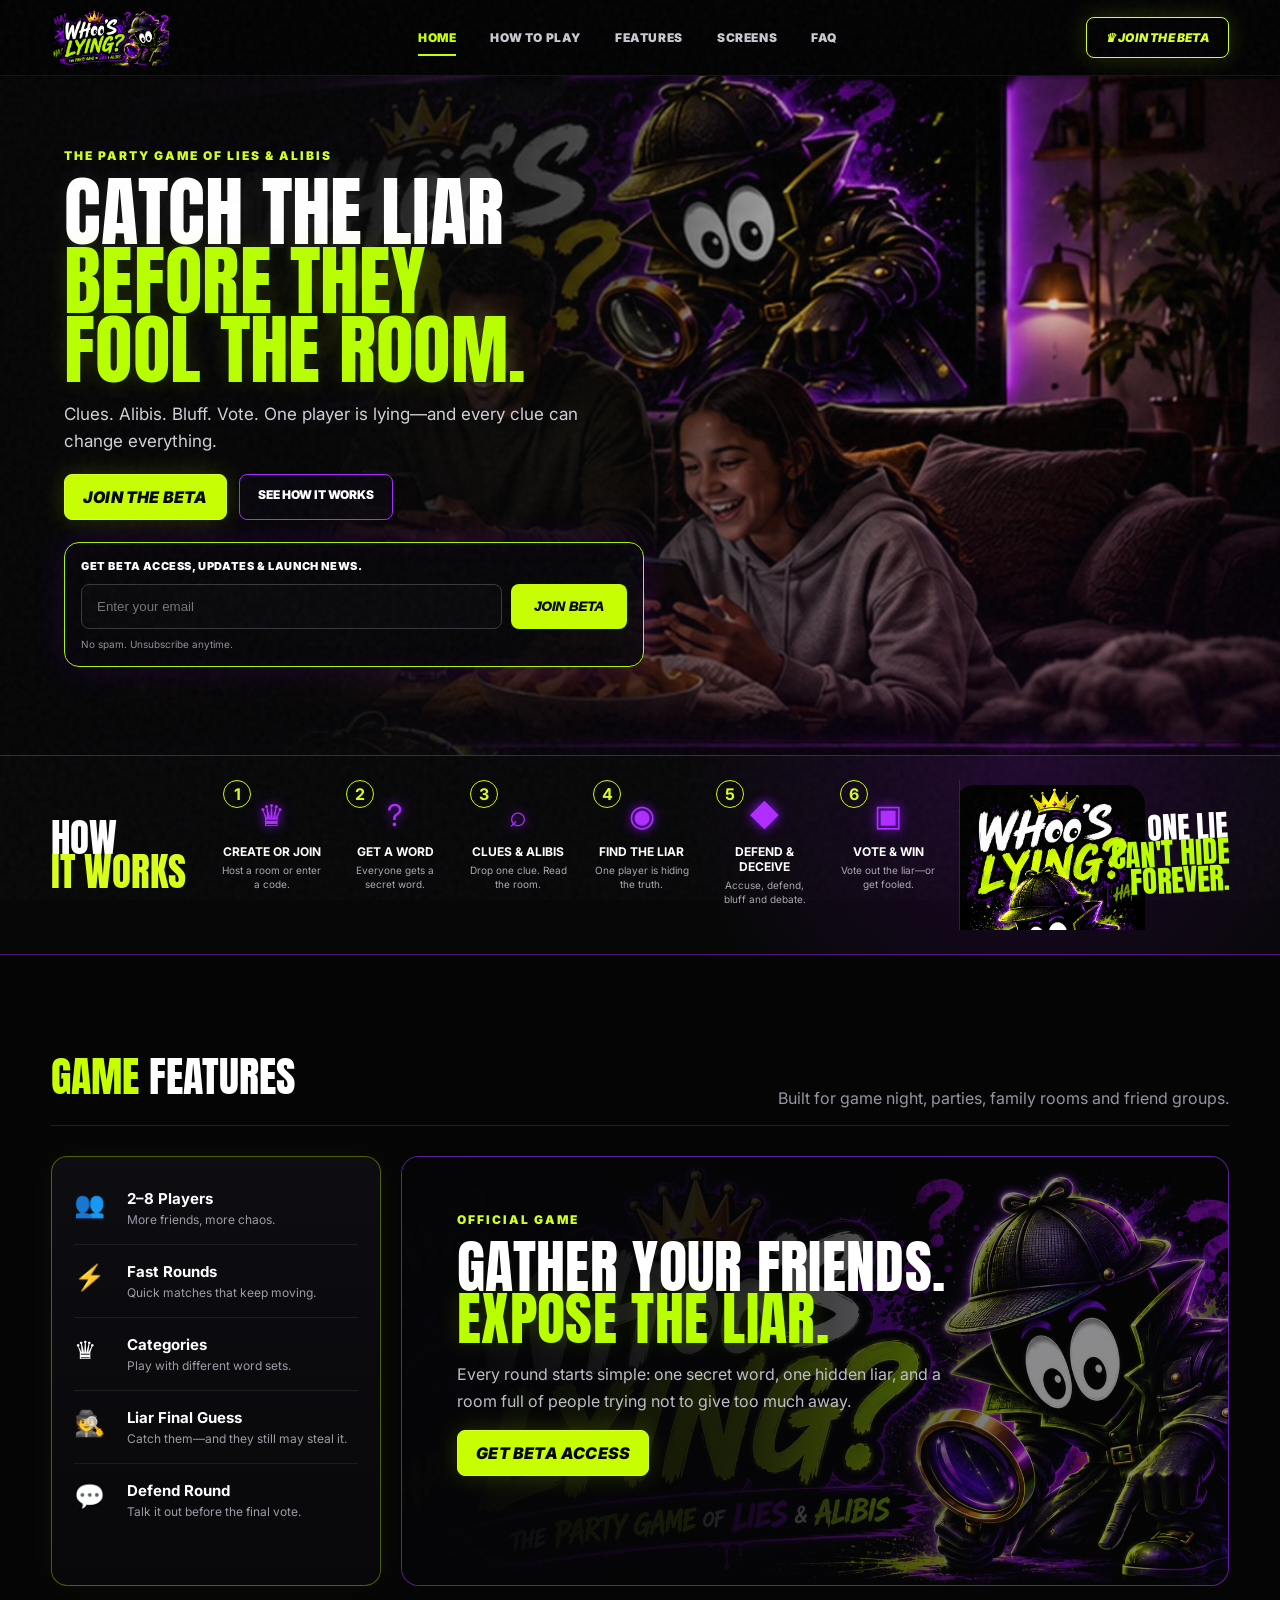
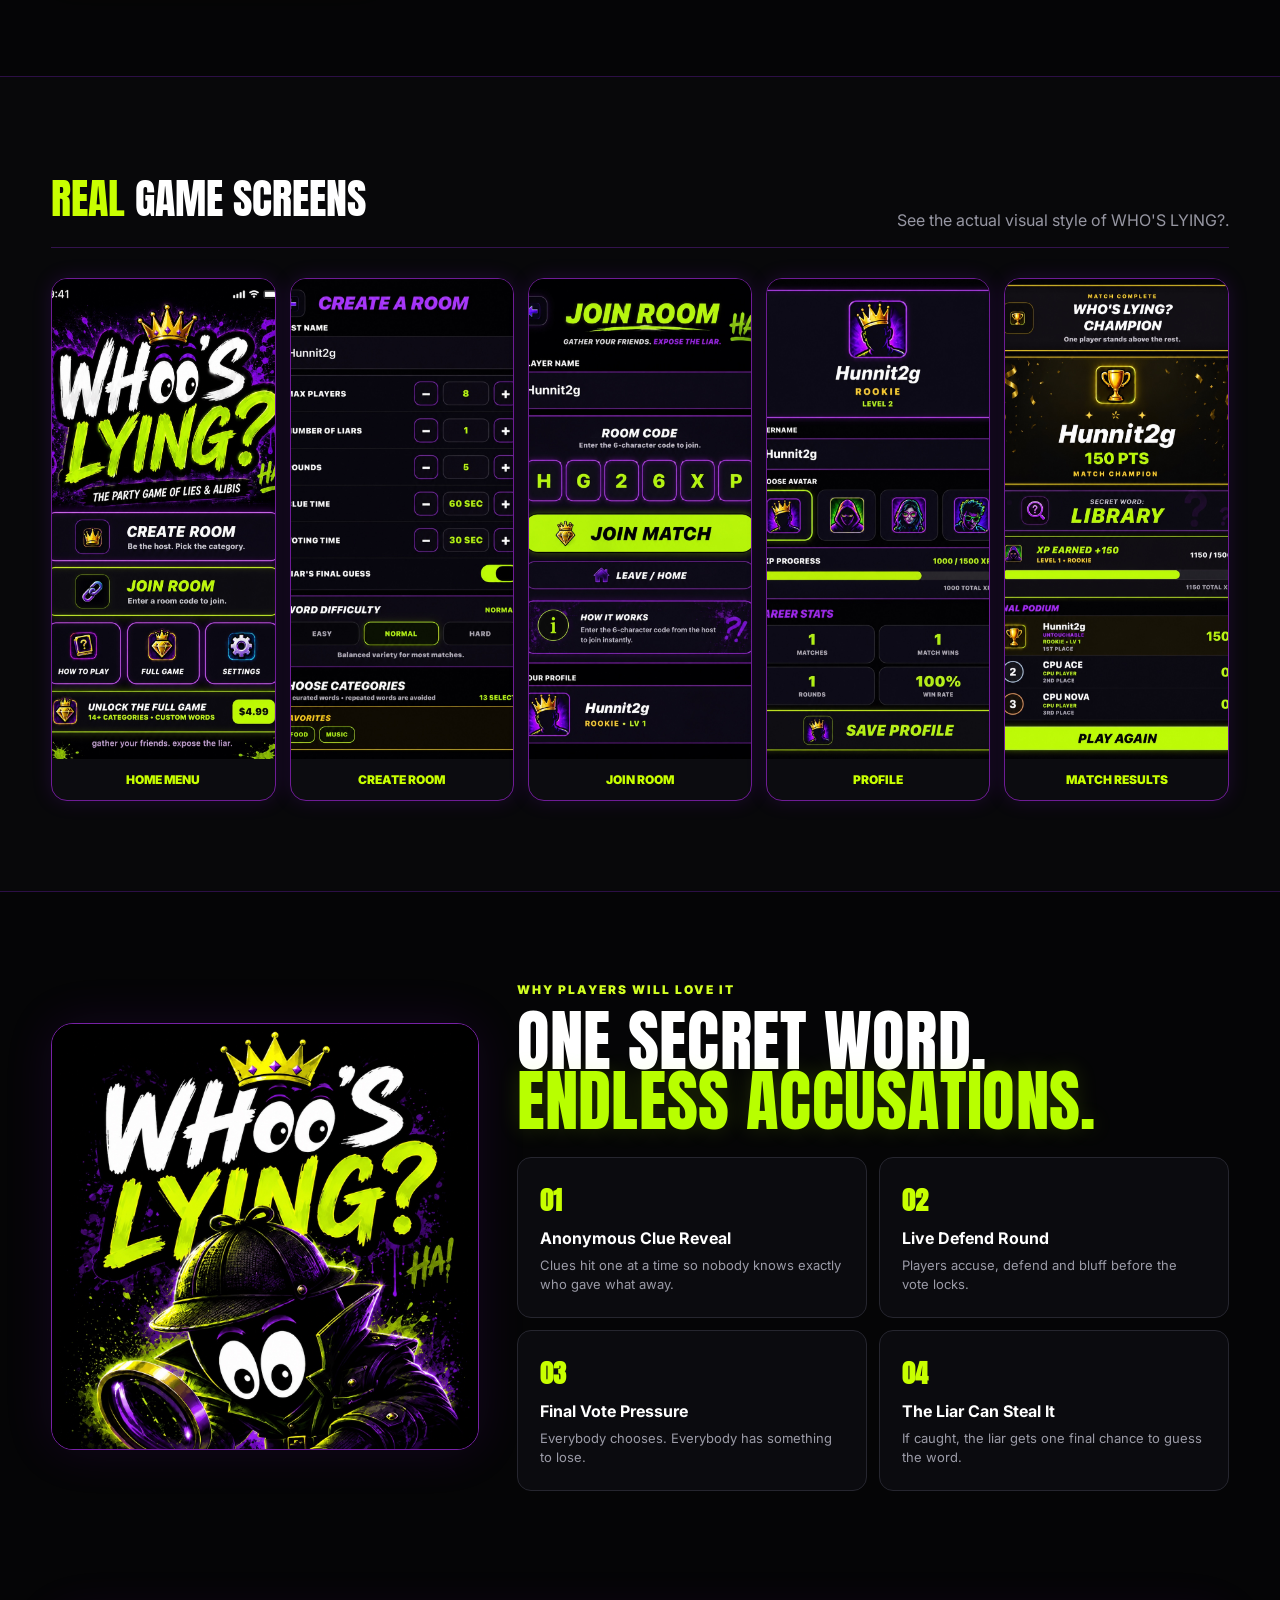
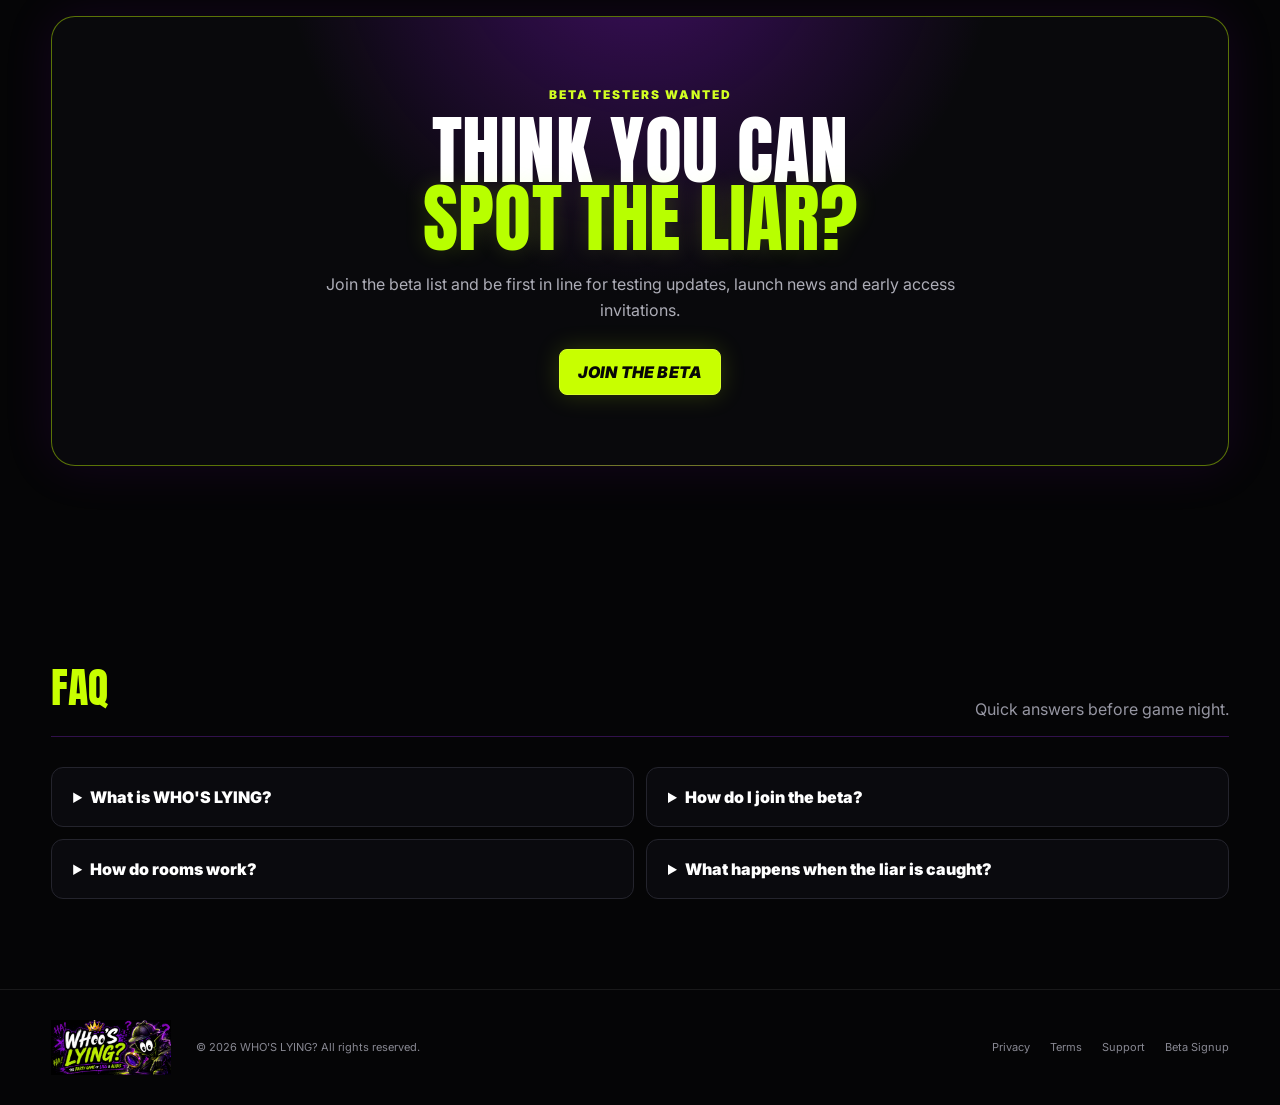
<file: index.html>
<!doctype html>
<html lang="en">
<head>
  <meta charset="utf-8">
  <meta name="viewport" content="width=device-width, initial-scale=1">
  <meta name="theme-color" content="#050506">
  <meta name="description" content="WHO'S LYING? — the party game of lies, alibis, clues and chaos. Join the beta.">
  <title>WHO'S LYING? — Official Game</title>
  <link rel="icon" href="favicon.svg" type="image/svg+xml">
  <link rel="preconnect" href="https://fonts.googleapis.com">
  <link rel="preconnect" href="https://fonts.gstatic.com" crossorigin>
  <link href="https://fonts.googleapis.com/css2?family=Anton&family=Inter:wght@400;600;700;800;900&display=swap" rel="stylesheet">
  <link rel="stylesheet" href="styles.css">
</head>
<body>
  <div class="grain"></div>
  <header class="topbar">
    <a href="#top" class="mini-logo" aria-label="WHO'S LYING home">
      <img src="cover.jpg" alt="WHO'S LYING? logo">
    </a>
    <button class="menu-button" aria-label="Open menu" aria-expanded="false">☰</button>
    <nav class="navlinks">
      <a class="active" href="#top">HOME</a>
      <a href="#how">HOW TO PLAY</a>
      <a href="#features">FEATURES</a>
      <a href="#screens">SCREENS</a>
      <a href="#faq">FAQ</a>
    </nav>
    <a class="beta-nav" href="#beta">♛ JOIN THE BETA</a>
  </header>

  <main id="top">
    <section class="hero">
      <div class="hero-media" aria-hidden="true"></div>
      <div class="hero-shade"></div>
      <div class="hero-copy reveal">
        <div class="tag">THE PARTY GAME OF LIES & ALIBIS</div>
        <h1>CATCH THE LIAR<br><span>BEFORE THEY<br>FOOL THE ROOM.</span></h1>
        <p>Clues. Alibis. Bluff. Vote. One player is lying—and every clue can change everything.</p>
        <div class="hero-actions">
          <a class="primary-btn" href="#beta">JOIN THE BETA</a>
          <a class="ghost-btn" href="#how">SEE HOW IT WORKS</a>
        </div>
        <form id="beta" class="beta-card" action="https://formsubmit.co/waltermoore89@gmail.com" method="POST">
          <input type="hidden" name="_subject" value="New WHO'S LYING? Beta Signup">
          <input type="hidden" name="_captcha" value="false">
          <input type="hidden" name="_template" value="table">
          <input type="hidden" name="_next" value="https://hunnitgrandgaming.github.io/whoslyingwebsite/beta-success.html">
          <div class="beta-title">GET BETA ACCESS, UPDATES & LAUNCH NEWS.</div>
          <div class="beta-row">
            <label class="sr-only" for="beta-email">Email address</label>
            <input id="beta-email" name="email" type="email" required autocomplete="email" placeholder="Enter your email">
            <button type="submit">JOIN BETA</button>
          </div>
          <small>No spam. Unsubscribe anytime.</small>
        </form>
      </div>
    </section>

    <section id="how" class="how-strip">
      <div class="how-title reveal"><span>HOW</span><br>IT WORKS</div>
      <div class="steps-grid">
        <article class="micro-step reveal"><b>1</b><span class="step-icon">♛</span><h3>CREATE OR JOIN</h3><p>Host a room or enter a code.</p></article>
        <article class="micro-step reveal"><b>2</b><span class="step-icon">?</span><h3>GET A WORD</h3><p>Everyone gets a secret word.</p></article>
        <article class="micro-step reveal"><b>3</b><span class="step-icon">⌕</span><h3>CLUES & ALIBIS</h3><p>Drop one clue. Read the room.</p></article>
        <article class="micro-step reveal"><b>4</b><span class="step-icon">◉</span><h3>FIND THE LIAR</h3><p>One player is hiding the truth.</p></article>
        <article class="micro-step reveal"><b>5</b><span class="step-icon">◆</span><h3>DEFEND & DECEIVE</h3><p>Accuse, defend, bluff and debate.</p></article>
        <article class="micro-step reveal"><b>6</b><span class="step-icon">▣</span><h3>VOTE & WIN</h3><p>Vote out the liar—or get fooled.</p></article>
      </div>
      <div class="mascot-promo reveal">
        <img src="detective.jpg" alt="WHO'S LYING detective mascot">
        <div>ONE LIE<br><span>CAN'T HIDE<br>FOREVER.</span></div>
      </div>
    </section>

    <section id="features" class="content-section">
      <div class="section-head reveal">
        <div><span>GAME</span> FEATURES</div>
        <p>Built for game night, parties, family rooms and friend groups.</p>
      </div>
      <div class="feature-layout">
        <aside class="feature-card reveal">
          <div class="feature-item"><span>👥</span><div><h3>2–8 Players</h3><p>More friends, more chaos.</p></div></div>
          <div class="feature-item"><span>⚡</span><div><h3>Fast Rounds</h3><p>Quick matches that keep moving.</p></div></div>
          <div class="feature-item"><span>♛</span><div><h3>Categories</h3><p>Play with different word sets.</p></div></div>
          <div class="feature-item"><span>🕵️</span><div><h3>Liar Final Guess</h3><p>Catch them—and they still may steal it.</p></div></div>
          <div class="feature-item"><span>💬</span><div><h3>Defend Round</h3><p>Talk it out before the final vote.</p></div></div>
        </aside>
        <div class="cover-card reveal">
          <img src="cover.jpg" alt="WHO'S LYING? official cover art">
          <div class="cover-copy">
            <div class="eyebrow">OFFICIAL GAME</div>
            <h2>GATHER YOUR FRIENDS.<br><span>EXPOSE THE LIAR.</span></h2>
            <p>Every round starts simple: one secret word, one hidden liar, and a room full of people trying not to give too much away.</p>
            <a href="#beta" class="primary-btn">GET BETA ACCESS</a>
          </div>
        </div>
      </div>
    </section>

    <section id="screens" class="screens-section">
      <div class="section-head reveal">
        <div><span>REAL</span> GAME SCREENS</div>
        <p>See the actual visual style of WHO'S LYING?.</p>
      </div>
      <div class="screen-row">
        <figure class="screen-card reveal"><img src="screen-home.jpg" alt="WHO'S LYING home screen"><figcaption>HOME MENU</figcaption></figure>
        <figure class="screen-card reveal"><img src="screen-create.jpg" alt="Create room screen"><figcaption>CREATE ROOM</figcaption></figure>
        <figure class="screen-card reveal"><img src="screen-join.jpg" alt="Join room screen"><figcaption>JOIN ROOM</figcaption></figure>
        <figure class="screen-card reveal"><img src="screen-profile.jpg" alt="Player profile screen"><figcaption>PROFILE</figcaption></figure>
        <figure class="screen-card reveal"><img src="screen-results.jpg" alt="Match champion results screen"><figcaption>MATCH RESULTS</figcaption></figure>
      </div>
    </section>

    <section class="love-section">
      <div class="love-art reveal"><img src="detective.jpg" alt="WHO'S LYING detective artwork"></div>
      <div class="love-copy reveal">
        <div class="tag">WHY PLAYERS WILL LOVE IT</div>
        <h2>ONE SECRET WORD.<br><span>ENDLESS ACCUSATIONS.</span></h2>
        <div class="love-grid">
          <div><b>01</b><h3>Anonymous Clue Reveal</h3><p>Clues hit one at a time so nobody knows exactly who gave what away.</p></div>
          <div><b>02</b><h3>Live Defend Round</h3><p>Players accuse, defend and bluff before the vote locks.</p></div>
          <div><b>03</b><h3>Final Vote Pressure</h3><p>Everybody chooses. Everybody has something to lose.</p></div>
          <div><b>04</b><h3>The Liar Can Steal It</h3><p>If caught, the liar gets one final chance to guess the word.</p></div>
        </div>
      </div>
    </section>

    <section class="cta-section">
      <div class="cta-card reveal">
        <div class="eyebrow">BETA TESTERS WANTED</div>
        <h2>THINK YOU CAN<br><span>SPOT THE LIAR?</span></h2>
        <p>Join the beta list and be first in line for testing updates, launch news and early access invitations.</p>
        <a class="primary-btn" href="#beta">JOIN THE BETA</a>
      </div>
    </section>

    <section id="faq" class="faq-section">
      <div class="section-head reveal"><div><span>FAQ</span></div><p>Quick answers before game night.</p></div>
      <div class="faq-grid">
        <details class="reveal"><summary>What is WHO'S LYING?</summary><p>A social deduction party game where most players know the secret word and one hidden liar tries to blend in.</p></details>
        <details class="reveal"><summary>How do I join the beta?</summary><p>Enter your email in the beta form at the top of this page. You'll receive beta and launch updates by email.</p></details>
        <details class="reveal"><summary>How do rooms work?</summary><p>A host creates a room and shares the room code. Other players enter that code to join the match.</p></details>
        <details class="reveal"><summary>What happens when the liar is caught?</summary><p>The liar gets one final guess at the secret word. A correct guess can steal the round.</p></details>
      </div>
    </section>
  </main>

  <footer>
    <div class="footer-brand"><img src="cover.jpg" alt="WHO'S LYING? logo"></div>
    <p>© <span id="year"></span> WHO'S LYING? All rights reserved.</p>
    <div class="footer-links"><a href="privacy.html">Privacy</a><a href="terms.html">Terms</a><a href="mailto:waltermoore89@gmail.com">Support</a><a href="#beta">Beta Signup</a></div>
  </footer>

  <script src="script.js"></script>
</body>
</html>
</file>
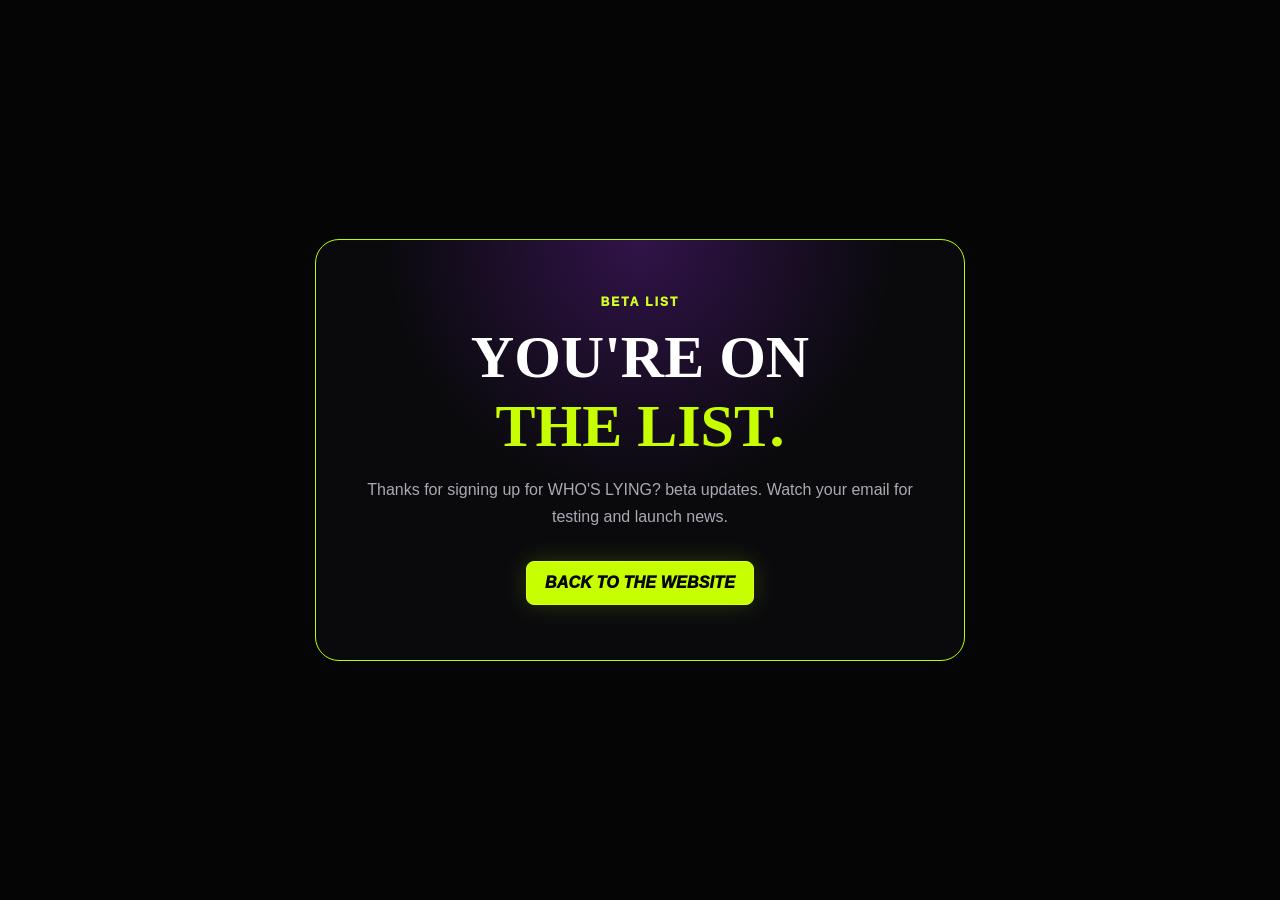
<file: beta-success.html>
<!doctype html><html lang="en"><head><meta charset="utf-8"><meta name="viewport" content="width=device-width,initial-scale=1"><title>Beta Signup | WHO'S LYING?</title><link rel="stylesheet" href="styles.css"><style>body{min-height:100vh;display:grid;place-items:center;padding:24px}.success{max-width:650px;text-align:center;border:1px solid #baff00;border-radius:24px;padding:55px 30px;background:radial-gradient(circle at top,rgba(165,45,255,.25),transparent 48%),#0a0a0d}.success h1{font-family:Anton;font-size:60px;margin:0}.success h1 span{color:#c8ff00}.success p{color:#aaaab4;line-height:1.65}.success a{margin-top:15px}</style></head><body><main class="success"><div class="eyebrow">BETA LIST</div><h1>YOU'RE ON<br><span>THE LIST.</span></h1><p>Thanks for signing up for WHO'S LYING? beta updates. Watch your email for testing and launch news.</p><a class="primary-btn" href="index.html">BACK TO THE WEBSITE</a></main></body></html>
</file>
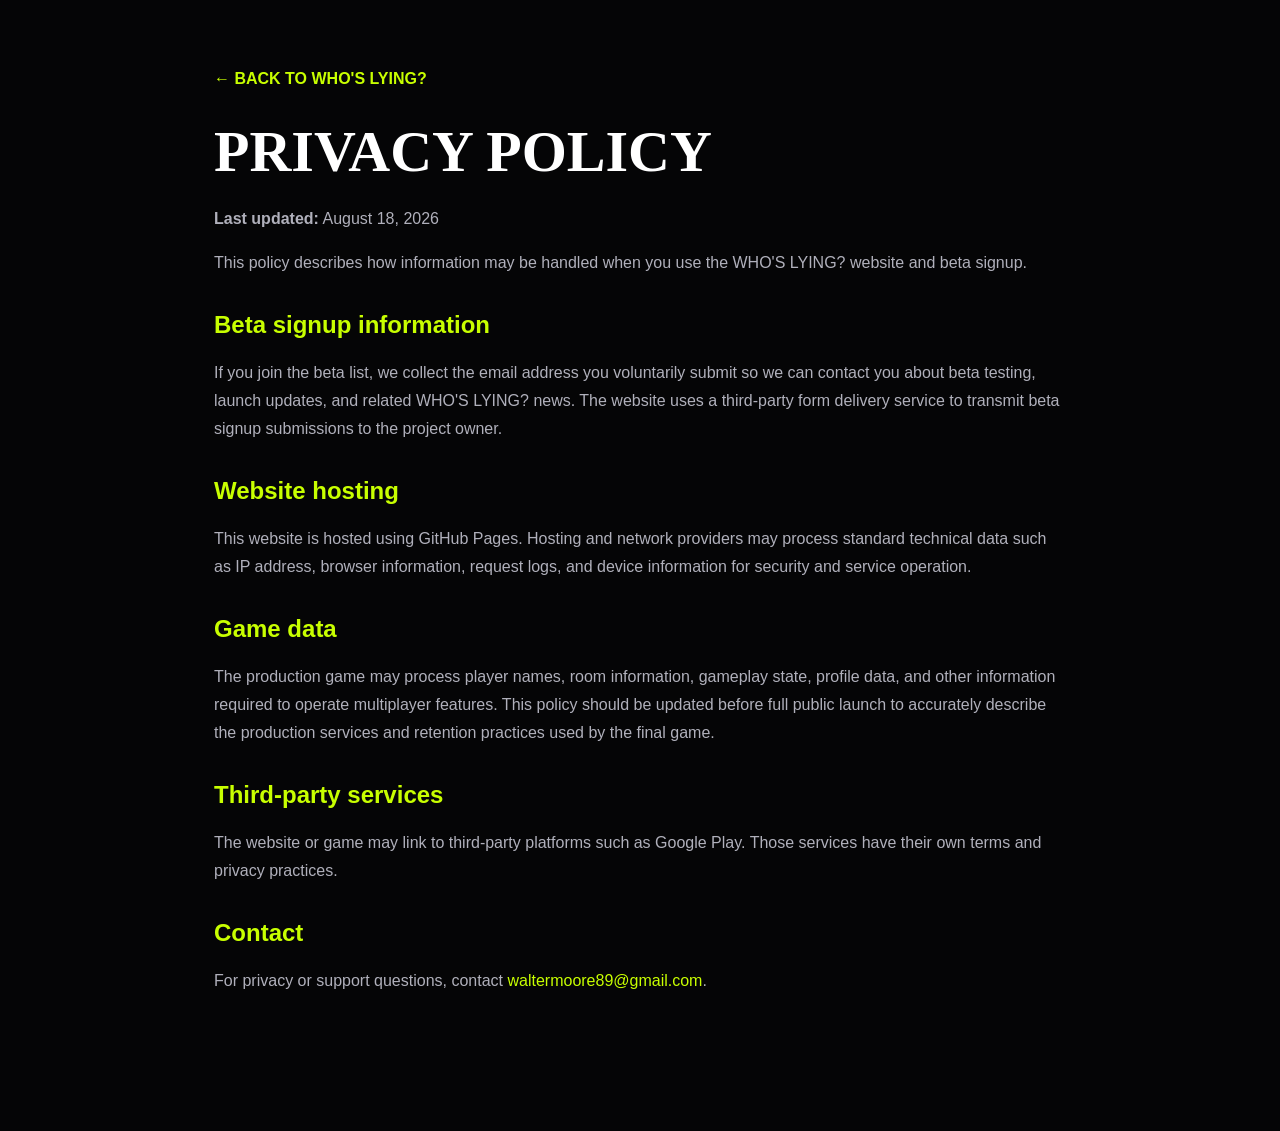
<file: privacy.html>
<!doctype html><html lang="en"><head><meta charset="utf-8"><meta name="viewport" content="width=device-width,initial-scale=1"><title>Privacy Policy | WHO'S LYING?</title><link rel="stylesheet" href="styles.css"><style>.legal{max-width:900px;margin:auto;padding:70px 24px 120px}.legal h1{font-family:Anton;font-size:58px;margin:0 0 20px}.legal h2{margin-top:34px;color:#c8ff00}.legal p,.legal li{color:#b0b0bb;line-height:1.75}.legal a{color:#c8ff00}.back{display:inline-block;margin-bottom:30px;font-weight:900}</style></head><body><main class="legal"><a class="back" href="index.html">← BACK TO WHO'S LYING?</a><h1>PRIVACY POLICY</h1><p><strong>Last updated:</strong> August 18, 2026</p><p>This policy describes how information may be handled when you use the WHO'S LYING? website and beta signup.</p><h2>Beta signup information</h2><p>If you join the beta list, we collect the email address you voluntarily submit so we can contact you about beta testing, launch updates, and related WHO'S LYING? news. The website uses a third-party form delivery service to transmit beta signup submissions to the project owner.</p><h2>Website hosting</h2><p>This website is hosted using GitHub Pages. Hosting and network providers may process standard technical data such as IP address, browser information, request logs, and device information for security and service operation.</p><h2>Game data</h2><p>The production game may process player names, room information, gameplay state, profile data, and other information required to operate multiplayer features. This policy should be updated before full public launch to accurately describe the production services and retention practices used by the final game.</p><h2>Third-party services</h2><p>The website or game may link to third-party platforms such as Google Play. Those services have their own terms and privacy practices.</p><h2>Contact</h2><p>For privacy or support questions, contact <a href="mailto:waltermoore89@gmail.com">waltermoore89@gmail.com</a>.</p></main></body></html>
</file>
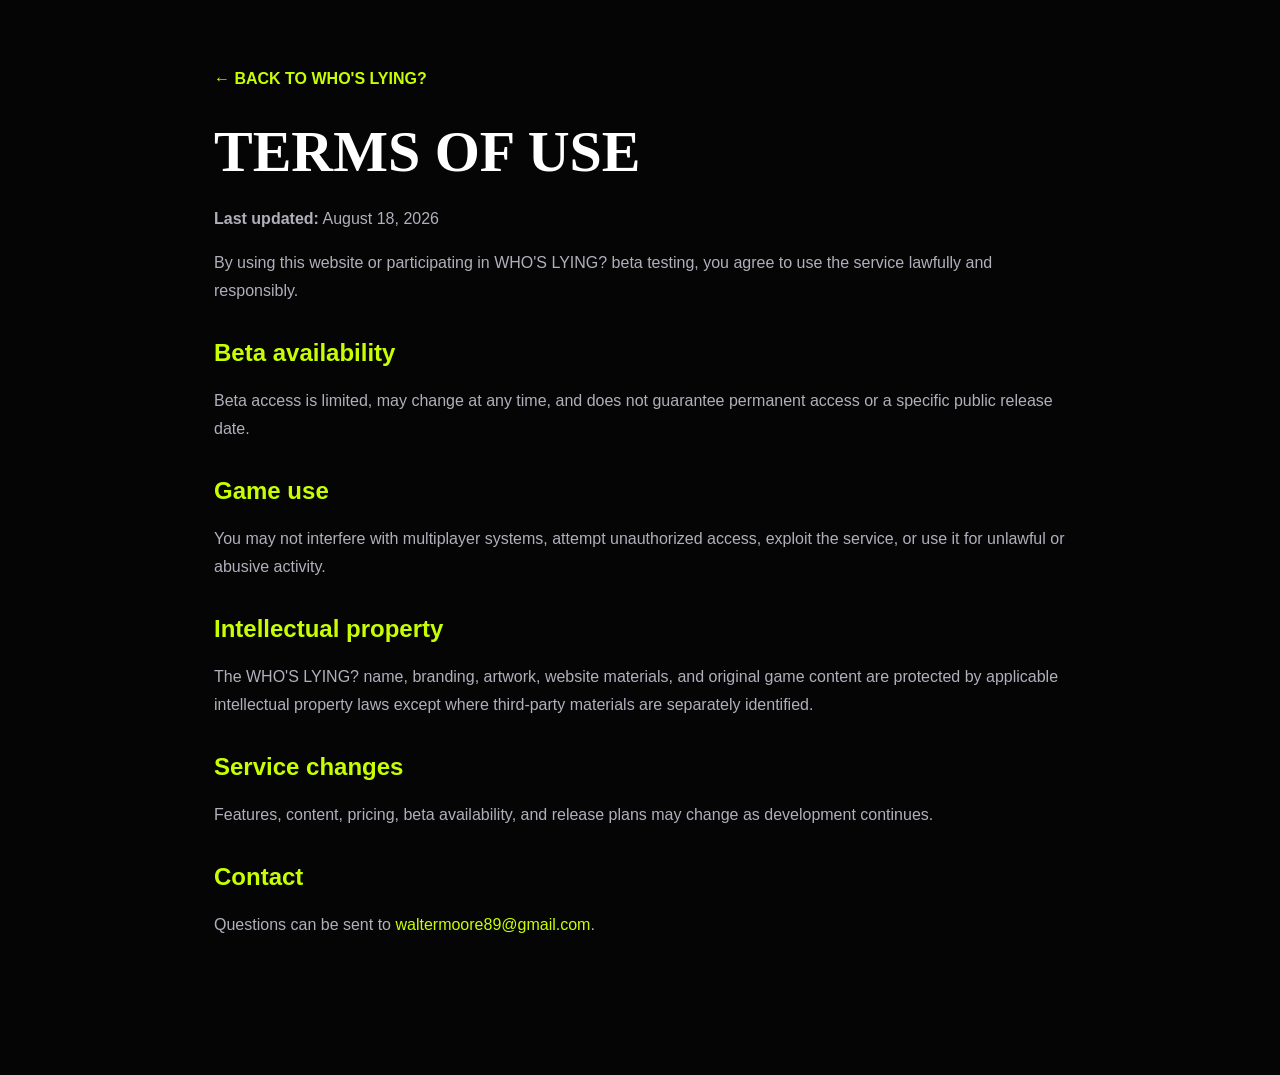
<file: terms.html>
<!doctype html><html lang="en"><head><meta charset="utf-8"><meta name="viewport" content="width=device-width,initial-scale=1"><title>Terms | WHO'S LYING?</title><link rel="stylesheet" href="styles.css"><style>.legal{max-width:900px;margin:auto;padding:70px 24px 120px}.legal h1{font-family:Anton;font-size:58px;margin:0 0 20px}.legal h2{margin-top:34px;color:#c8ff00}.legal p,.legal li{color:#b0b0bb;line-height:1.75}.legal a{color:#c8ff00}.back{display:inline-block;margin-bottom:30px;font-weight:900}</style></head><body><main class="legal"><a class="back" href="index.html">← BACK TO WHO'S LYING?</a><h1>TERMS OF USE</h1><p><strong>Last updated:</strong> August 18, 2026</p><p>By using this website or participating in WHO'S LYING? beta testing, you agree to use the service lawfully and responsibly.</p><h2>Beta availability</h2><p>Beta access is limited, may change at any time, and does not guarantee permanent access or a specific public release date.</p><h2>Game use</h2><p>You may not interfere with multiplayer systems, attempt unauthorized access, exploit the service, or use it for unlawful or abusive activity.</p><h2>Intellectual property</h2><p>The WHO'S LYING? name, branding, artwork, website materials, and original game content are protected by applicable intellectual property laws except where third-party materials are separately identified.</p><h2>Service changes</h2><p>Features, content, pricing, beta availability, and release plans may change as development continues.</p><h2>Contact</h2><p>Questions can be sent to <a href="mailto:waltermoore89@gmail.com">waltermoore89@gmail.com</a>.</p></main></body></html>
</file>
<file: styles.css>
*{box-sizing:border-box}html{scroll-behavior:smooth}body{margin:0;background:#050506;color:#fff;font-family:Inter,Arial,sans-serif;overflow-x:hidden}.grain{position:fixed;inset:0;pointer-events:none;opacity:.035;z-index:99;background-image:url("data:image/svg+xml,%3Csvg viewBox='0 0 180 180' xmlns='http://www.w3.org/2000/svg'%3E%3Cfilter id='n'%3E%3CfeTurbulence type='fractalNoise' baseFrequency='.8' numOctaves='3' stitchTiles='stitch'/%3E%3C/filter%3E%3Crect width='100%25' height='100%25' filter='url(%23n)'/%3E%3C/svg%3E")}a{color:inherit;text-decoration:none}.sr-only{position:absolute!important;width:1px;height:1px;padding:0;margin:-1px;overflow:hidden;clip:rect(0,0,0,0);white-space:nowrap;border:0}.topbar{height:76px;display:flex;align-items:center;gap:28px;padding:0 4vw;position:sticky;top:0;z-index:50;background:rgba(3,3,4,.92);backdrop-filter:blur(18px);border-bottom:1px solid rgba(169,36,255,.18)}.mini-logo{width:118px;height:58px;overflow:hidden;display:block}.mini-logo img{width:100%;height:100%;object-fit:cover;object-position:24% 50%;filter:saturate(1.15) contrast(1.05)}.navlinks{display:flex;align-items:center;gap:34px;margin:auto}.navlinks a{font-size:12px;font-weight:900;letter-spacing:.6px;color:#c9c9d2;position:relative;padding:29px 0}.navlinks a:after{content:"";height:2px;background:#c8ff00;position:absolute;left:0;right:100%;bottom:18px;transition:.2s}.navlinks a:hover,.navlinks .active{color:#c8ff00}.navlinks a:hover:after,.navlinks .active:after{right:0}.beta-nav,.primary-btn{display:inline-flex;align-items:center;justify-content:center;border:1px solid #d7ff29;border-radius:8px;background:#c8ff00;color:#070707;font-weight:950;font-style:italic;letter-spacing:.2px;padding:12px 18px;box-shadow:0 0 24px rgba(200,255,0,.18);transition:.2s}.beta-nav{font-size:12px;background:transparent;color:#d8ff33}.beta-nav:hover,.primary-btn:hover{transform:translateY(-2px);box-shadow:0 0 34px rgba(200,255,0,.35)}.menu-button{display:none;background:transparent;border:0;color:white;font-size:24px}.hero{position:relative;min-height:680px;border-bottom:1px solid rgba(166,44,255,.45);overflow:hidden}.hero-media{position:absolute;inset:0;background-image:url('family-hero.jpg');background-size:cover;background-position:center right;transform:scale(1.015)}.hero-shade{position:absolute;inset:0;background:linear-gradient(90deg,#050506 0%,rgba(5,5,6,.97) 24%,rgba(5,5,6,.72) 46%,rgba(5,5,6,.10) 72%,rgba(5,5,6,.12) 100%),linear-gradient(0deg,rgba(85,0,125,.12),transparent 48%)}.hero-copy{position:relative;z-index:2;width:min(650px,92vw);padding:72px 0 50px;margin-left:5vw}.tag,.eyebrow{font-size:12px;font-weight:950;letter-spacing:2px;color:#d2ff22;margin-bottom:14px}.hero h1,.cover-copy h2,.love-copy h2,.cta-card h2{font-family:Anton,Impact,sans-serif;font-weight:400;line-height:.9;letter-spacing:.3px;margin:0;text-transform:uppercase}.hero h1{font-size:clamp(55px,6vw,94px);text-shadow:0 4px 0 #111,0 0 22px rgba(255,255,255,.08)}.hero h1 span,.cover-copy h2 span,.love-copy h2 span,.cta-card h2 span{color:#b8ff00;text-shadow:0 0 22px rgba(184,255,0,.16)}.hero p{max-width:570px;color:#d0d0d6;font-size:17px;line-height:1.55}.hero-actions{display:flex;gap:12px;flex-wrap:wrap;margin:20px 0}.ghost-btn{padding:12px 18px;border:1px solid #a62dff;border-radius:8px;background:rgba(11,8,16,.72);font-size:12px;font-weight:900}.ghost-btn:hover{border-color:#d3ff18;color:#d3ff18}.beta-card{width:min(580px,100%);margin-top:22px;border:1px solid #aaf600;background:rgba(7,7,9,.85);border-radius:15px;padding:16px;box-shadow:0 0 30px rgba(142,0,255,.18),inset 0 0 24px rgba(117,0,178,.08)}.beta-title{font-size:11px;font-weight:900;letter-spacing:.6px;margin-bottom:11px}.beta-row{display:flex;gap:9px}.beta-row input{flex:1;min-width:0;background:#09090c;border:1px solid #373741;border-radius:8px;padding:14px 15px;color:#fff;outline:none}.beta-row input:focus{border-color:#b7ff00;box-shadow:0 0 0 3px rgba(183,255,0,.08)}.beta-row button{background:#c8ff00;border:0;border-radius:8px;color:#070707;font-weight:950;font-style:italic;padding:0 23px;cursor:pointer}.beta-card small{display:block;margin-top:9px;color:#8f8f9a;font-size:10px}.how-strip{display:grid;grid-template-columns:150px 1fr 270px;align-items:stretch;gap:14px;padding:24px 4vw;background:radial-gradient(circle at 80% 0%,rgba(145,16,220,.18),transparent 33%),#070708;border-bottom:1px solid rgba(167,36,255,.45)}.how-title{font-family:Anton;font-size:39px;line-height:.87;align-self:center;transform:rotate(-4deg);color:#d9ff18}.how-title span{color:#fff}.steps-grid{display:grid;grid-template-columns:repeat(6,1fr);gap:10px}.micro-step{text-align:center;padding:10px 5px;position:relative}.micro-step b{position:absolute;top:0;left:8px;border:1px solid #c8ff00;border-radius:50%;width:28px;height:28px;display:grid;place-items:center;color:#d2ff24}.step-icon{height:50px;display:grid;place-items:center;font-size:30px;color:#b02cff;text-shadow:0 0 12px #8d12ff}.micro-step h3{font-size:12px;margin:4px 0 5px}.micro-step p{font-size:10px;line-height:1.35;color:#a9a9b2;margin:0}.mascot-promo{position:relative;overflow:hidden;min-height:150px;border-left:1px solid rgba(155,40,255,.3);display:flex;align-items:center;justify-content:flex-end}.mascot-promo img{position:absolute;left:-5px;bottom:-45px;width:190px;border-radius:20px;filter:saturate(1.2)}.mascot-promo div{position:relative;z-index:2;font-family:Anton;font-size:30px;line-height:.88;text-align:right;transform:rotate(-3deg)}.mascot-promo span{color:#b9ff00}.content-section,.screens-section,.faq-section{padding:90px 4vw;max-width:1500px;margin:auto}.section-head{display:flex;align-items:flex-end;justify-content:space-between;gap:20px;margin-bottom:30px;border-bottom:1px solid rgba(161,48,255,.28);padding-bottom:17px}.section-head>div{font-family:Anton;font-size:42px}.section-head span{color:#c8ff00}.section-head p{margin:0;color:#9696a2}.feature-layout{display:grid;grid-template-columns:330px 1fr;gap:20px}.feature-card{background:linear-gradient(180deg,#0d0d12,#08080a);border:1px solid rgba(197,255,0,.35);border-radius:16px;padding:15px 22px;box-shadow:0 0 28px rgba(170,255,0,.05)}.feature-item{display:flex;gap:15px;padding:17px 0;border-bottom:1px solid rgba(255,255,255,.08)}.feature-item:last-child{border-bottom:0}.feature-item>span{font-size:25px;width:38px}.feature-item h3{margin:0 0 4px;font-size:15px}.feature-item p{margin:0;color:#9c9ca7;font-size:12px}.cover-card{min-height:430px;position:relative;overflow:hidden;border:1px solid rgba(155,48,255,.6);border-radius:18px;background:#0b0b0e}.cover-card img{position:absolute;inset:0;width:100%;height:100%;object-fit:cover;opacity:.62}.cover-card:after{content:"";position:absolute;inset:0;background:linear-gradient(90deg,rgba(5,5,7,.98) 8%,rgba(5,5,7,.8) 42%,rgba(5,5,7,.15) 75%)}.cover-copy{position:relative;z-index:2;padding:55px;max-width:620px}.cover-copy h2{font-size:58px}.cover-copy p{color:#bebec7;line-height:1.65;max-width:560px}.screens-section{max-width:none;background:#08080a;border-top:1px solid rgba(157,40,255,.24);border-bottom:1px solid rgba(157,40,255,.24)}.screens-section>.section-head,.screen-row{max-width:1500px;margin-left:auto;margin-right:auto}.screen-row{display:grid;grid-template-columns:repeat(5,1fr);gap:14px;align-items:end}.screen-card{margin:0;background:#0c0c10;border:1px solid #6e1c95;border-radius:16px;overflow:hidden;box-shadow:0 0 20px rgba(150,24,255,.15);transition:.25s}.screen-card:hover{transform:translateY(-8px);border-color:#c8ff00;box-shadow:0 0 30px rgba(200,255,0,.16)}.screen-card img{width:100%;height:480px;object-fit:cover;object-position:top;display:block}.screen-card figcaption{text-align:center;padding:13px;color:#c8ff00;font-size:12px;font-weight:950}.love-section{max-width:1500px;margin:auto;padding:90px 4vw;display:grid;grid-template-columns:.75fr 1.25fr;gap:38px;align-items:center}.love-art{border-radius:22px;overflow:hidden;border:1px solid #7721a5;box-shadow:0 0 50px rgba(130,24,221,.12)}.love-art img{display:block;width:100%;aspect-ratio:1/1;object-fit:cover}.love-copy h2{font-size:67px}.love-grid{display:grid;grid-template-columns:1fr 1fr;gap:12px;margin-top:25px}.love-grid>div{background:#0b0b0f;border:1px solid #26262f;border-radius:14px;padding:22px}.love-grid b{color:#c8ff00;font-family:Anton;font-size:26px}.love-grid h3{margin:8px 0;font-size:16px}.love-grid p{margin:0;color:#9b9ba7;font-size:13px;line-height:1.5}.cta-section{padding:35px 4vw 100px}.cta-card{max-width:1400px;margin:auto;text-align:center;border:1px solid rgba(197,255,0,.43);border-radius:24px;padding:70px 30px;background:radial-gradient(circle at 50% -20%,rgba(160,24,255,.35),transparent 45%),#09090c;box-shadow:0 0 50px rgba(137,19,214,.12)}.cta-card h2{font-size:76px}.cta-card p{color:#adadb7;max-width:680px;margin:20px auto 25px;line-height:1.6}.faq-grid{display:grid;grid-template-columns:1fr 1fr;gap:12px}.faq-grid details{background:#0a0a0e;border:1px solid #24242d;border-radius:12px;padding:19px 21px}.faq-grid summary{cursor:pointer;font-weight:900}.faq-grid p{color:#9f9fab;line-height:1.6}.reveal{opacity:0;transform:translateY(18px);transition:opacity .65s ease,transform .65s ease}.reveal.visible{opacity:1;transform:none}footer{display:flex;align-items:center;gap:25px;padding:30px 4vw;border-top:1px solid rgba(255,255,255,.08);color:#888892;font-size:11px}.footer-brand{width:120px;height:55px;overflow:hidden}.footer-brand img{width:100%;height:100%;object-fit:cover}.footer-links{margin-left:auto;display:flex;gap:20px}.footer-links a:hover{color:#c8ff00}@media(max-width:1150px){.how-strip{grid-template-columns:120px 1fr}.mascot-promo{display:none}.steps-grid{grid-template-columns:repeat(3,1fr)}.screen-row{grid-template-columns:repeat(3,1fr)}.screen-card img{height:440px}}@media(max-width:820px){.topbar{height:67px}.navlinks{position:absolute;top:67px;left:0;right:0;display:none;flex-direction:column;gap:0;background:#050506;border-bottom:1px solid #2e0c3c;padding:15px}.navlinks.open{display:flex}.navlinks a{padding:13px 5px}.navlinks a:after{display:none}.menu-button{display:block;margin-left:auto}.beta-nav{display:none}.hero{min-height:760px}.hero-media{background-position:62% center}.hero-shade{background:linear-gradient(0deg,#050506 0%,rgba(5,5,6,.92) 42%,rgba(5,5,6,.15) 100%)}.hero-copy{padding-top:330px;margin:0 auto;width:92vw}.hero h1{font-size:58px}.beta-row{flex-direction:column}.beta-row button{padding:14px}.how-strip{grid-template-columns:1fr}.how-title{text-align:center;transform:none}.steps-grid{grid-template-columns:repeat(2,1fr)}.feature-layout,.love-section{grid-template-columns:1fr}.screen-row{display:flex;overflow-x:auto;scroll-snap-type:x mandatory;padding-bottom:15px}.screen-card{min-width:280px;scroll-snap-align:start}.love-copy h2,.cta-card h2{font-size:52px}.faq-grid{grid-template-columns:1fr}footer{flex-wrap:wrap}.footer-links{width:100%;margin-left:0;flex-wrap:wrap}}@media(max-width:520px){.mini-logo{width:95px}.hero-copy{padding-top:300px}.hero h1{font-size:48px}.steps-grid{grid-template-columns:1fr 1fr}.micro-step{padding:15px 4px}.cover-copy{padding:32px 25px}.cover-copy h2{font-size:45px}.section-head{align-items:flex-start;flex-direction:column}.section-head>div{font-size:34px}.content-section,.screens-section,.faq-section,.love-section{padding:65px 18px}.love-grid{grid-template-columns:1fr}.cta-section{padding:15px 18px 70px}.cta-card{padding:55px 18px}.cta-card h2{font-size:46px}.hero-actions a{width:100%}}

/* v2.2 — Mobile cover-art sizing fix */
@media (max-width: 820px){
  .mini-logo{
    width:96px;
    height:50px;
  }
  .mini-logo img,
  .footer-brand img{
    object-fit:contain;
    object-position:center;
  }
  .cover-card{
    min-height:auto;
    padding-top:0;
    display:flex;
    flex-direction:column;
  }
  .cover-card img{
    position:relative;
    inset:auto;
    width:100%;
    height:auto;
    max-height:360px;
    object-fit:contain;
    object-position:center;
    opacity:1;
    background:#050506;
  }
  .cover-card:after{
    display:none;
  }
  .cover-copy{
    position:relative;
    padding:30px 24px 34px;
    max-width:none;
    background:linear-gradient(180deg,#0b0b0e,#070709);
  }
}

@media (max-width: 520px){
  .cover-card img{
    max-height:285px;
  }
  .cover-copy{
    padding:24px 20px 28px;
  }
  .cover-copy h2{
    font-size:40px;
  }
  .footer-brand{
    width:92px;
    height:44px;
  }
}
</file>
